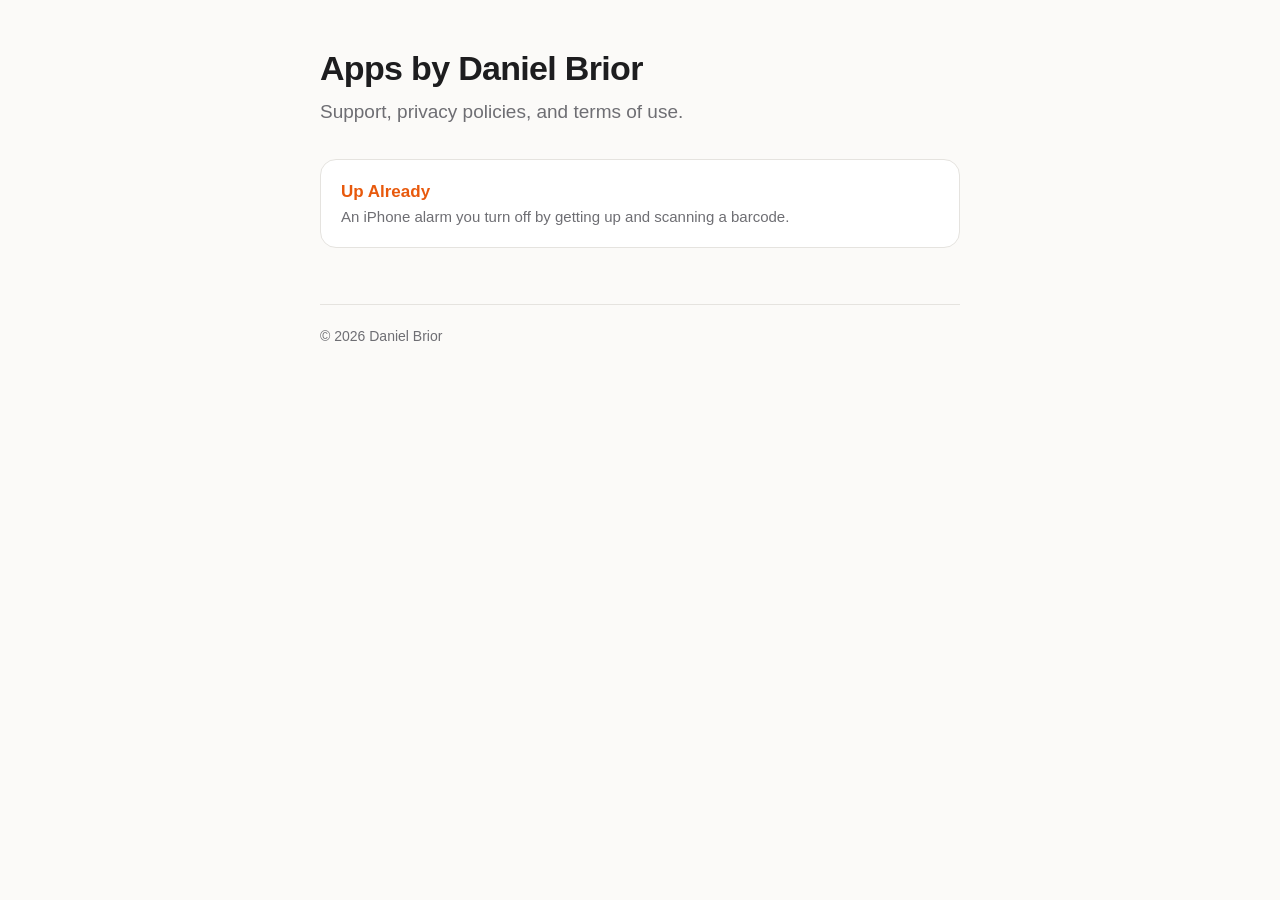
<file: index.html>
<!doctype html>
<html lang="en">
<head>
  <meta charset="utf-8">
  <meta name="viewport" content="width=device-width, initial-scale=1">
  <title>Apps by Daniel Brior</title>
  <meta name="description" content="Support, privacy policies, and terms for apps by Daniel Brior.">
  <link rel="stylesheet" href="style.css">
</head>
<body>
  <main>
    <h1>Apps by Daniel Brior</h1>
    <p class="subtitle">Support, privacy policies, and terms of use.</p>

    <ul class="app-list">
      <li>
        <a href="up-already/">Up Already</a>
        <span>An iPhone alarm you turn off by getting up and scanning a barcode.</span>
      </li>
    </ul>

    <footer>© 2026 Daniel Brior</footer>
  </main>
</body>
</html>
</file>
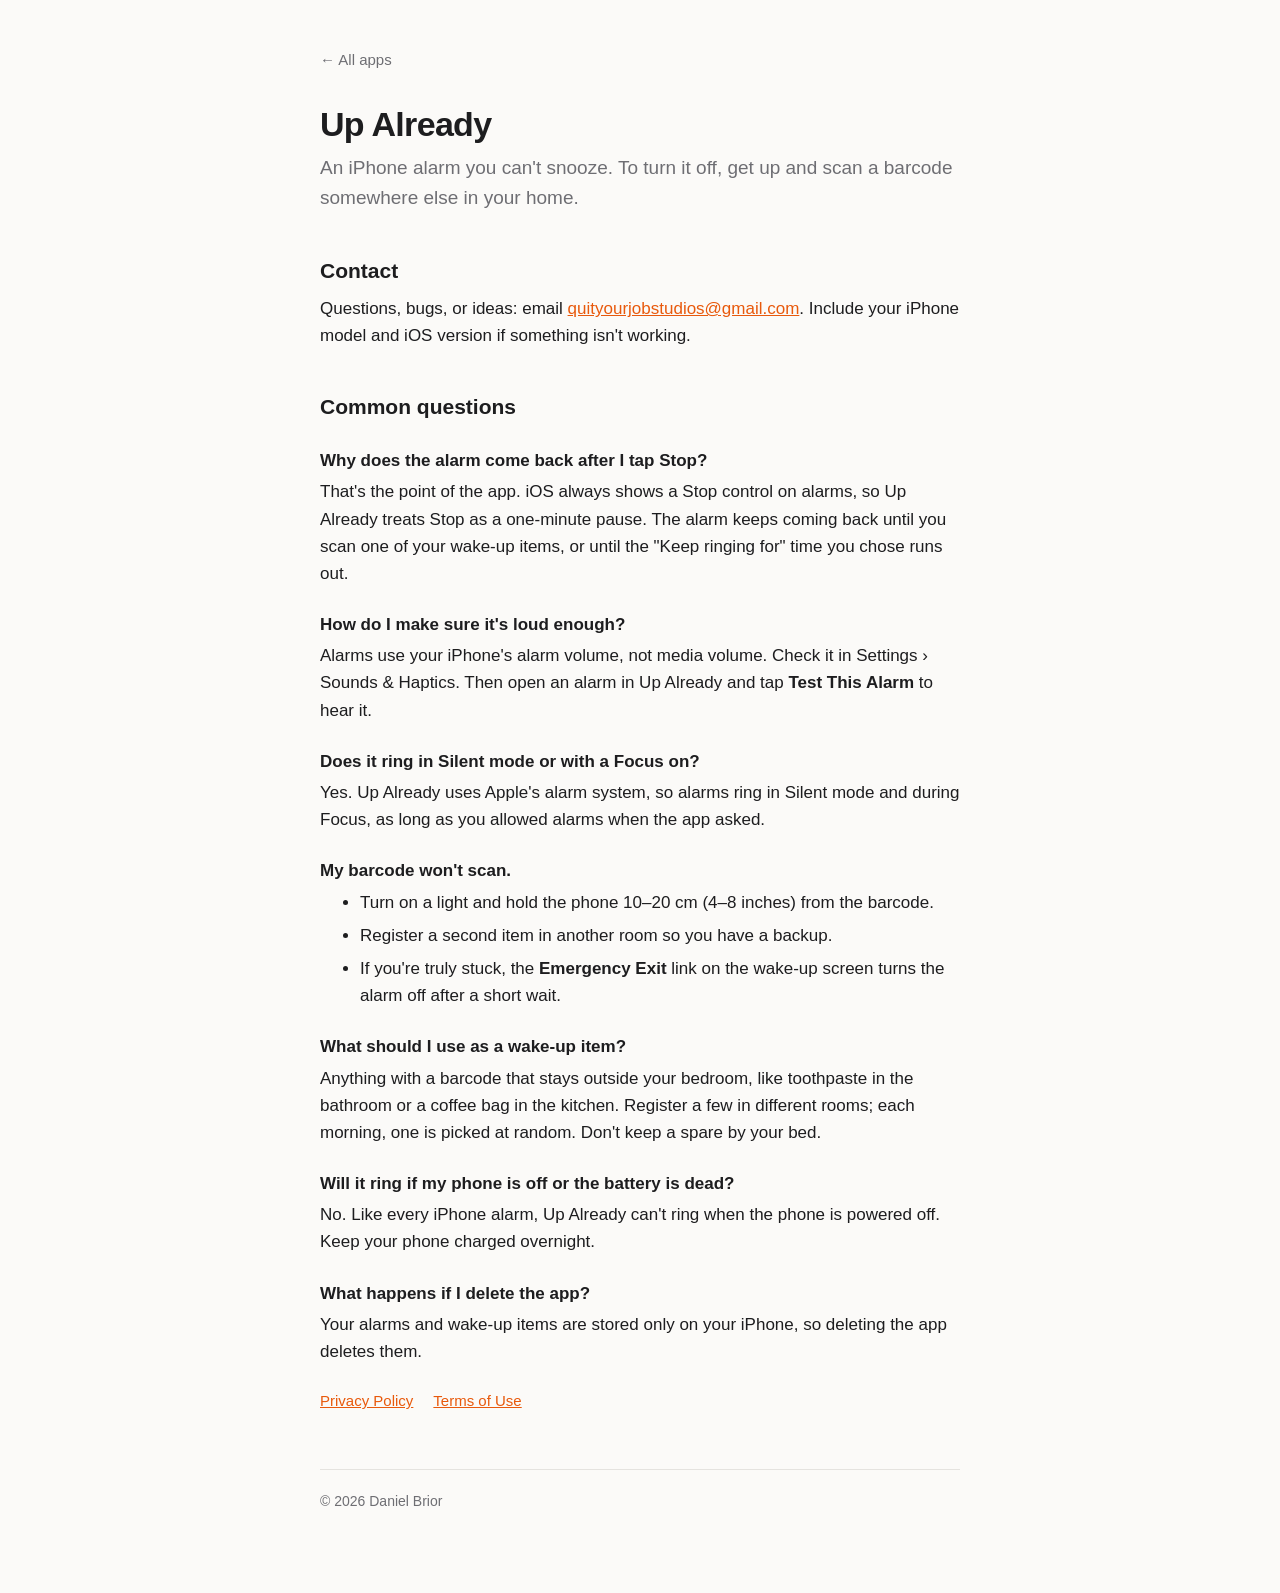
<file: up-already/index.html>
<!doctype html>
<html lang="en">
<head>
  <meta charset="utf-8">
  <meta name="viewport" content="width=device-width, initial-scale=1">
  <title>Up Already Support</title>
  <meta name="description" content="Help and contact information for Up Already, the iPhone alarm you turn off by scanning a barcode.">
  <link rel="stylesheet" href="../style.css">
</head>
<body>
  <main>
    <nav><a href="../">← All apps</a></nav>

    <h1>Up Already</h1>
    <p class="subtitle">An iPhone alarm you can't snooze. To turn it off, get up and scan a barcode somewhere else in your home.</p>

    <h2>Contact</h2>
    <p>Questions, bugs, or ideas: email <a href="mailto:quityourjobstudios@gmail.com?subject=Up%20Already">quityourjobstudios@gmail.com</a>. Include your iPhone model and iOS version if something isn't working.</p>

    <h2>Common questions</h2>

    <h3>Why does the alarm come back after I tap Stop?</h3>
    <p>That's the point of the app. iOS always shows a Stop control on alarms, so Up Already treats Stop as a one-minute pause. The alarm keeps coming back until you scan one of your wake-up items, or until the "Keep ringing for" time you chose runs out.</p>

    <h3>How do I make sure it's loud enough?</h3>
    <p>Alarms use your iPhone's alarm volume, not media volume. Check it in Settings › Sounds &amp; Haptics. Then open an alarm in Up Already and tap <strong>Test This Alarm</strong> to hear it.</p>

    <h3>Does it ring in Silent mode or with a Focus on?</h3>
    <p>Yes. Up Already uses Apple's alarm system, so alarms ring in Silent mode and during Focus, as long as you allowed alarms when the app asked.</p>

    <h3>My barcode won't scan.</h3>
    <ul>
      <li>Turn on a light and hold the phone 10–20 cm (4–8 inches) from the barcode.</li>
      <li>Register a second item in another room so you have a backup.</li>
      <li>If you're truly stuck, the <strong>Emergency Exit</strong> link on the wake-up screen turns the alarm off after a short wait.</li>
    </ul>

    <h3>What should I use as a wake-up item?</h3>
    <p>Anything with a barcode that stays outside your bedroom, like toothpaste in the bathroom or a coffee bag in the kitchen. Register a few in different rooms; each morning, one is picked at random. Don't keep a spare by your bed.</p>

    <h3>Will it ring if my phone is off or the battery is dead?</h3>
    <p>No. Like every iPhone alarm, Up Already can't ring when the phone is powered off. Keep your phone charged overnight.</p>

    <h3>What happens if I delete the app?</h3>
    <p>Your alarms and wake-up items are stored only on your iPhone, so deleting the app deletes them.</p>

    <div class="links">
      <a href="privacy/">Privacy Policy</a>
      <a href="terms/">Terms of Use</a>
    </div>

    <footer>© 2026 Daniel Brior</footer>
  </main>
</body>
</html>
</file>
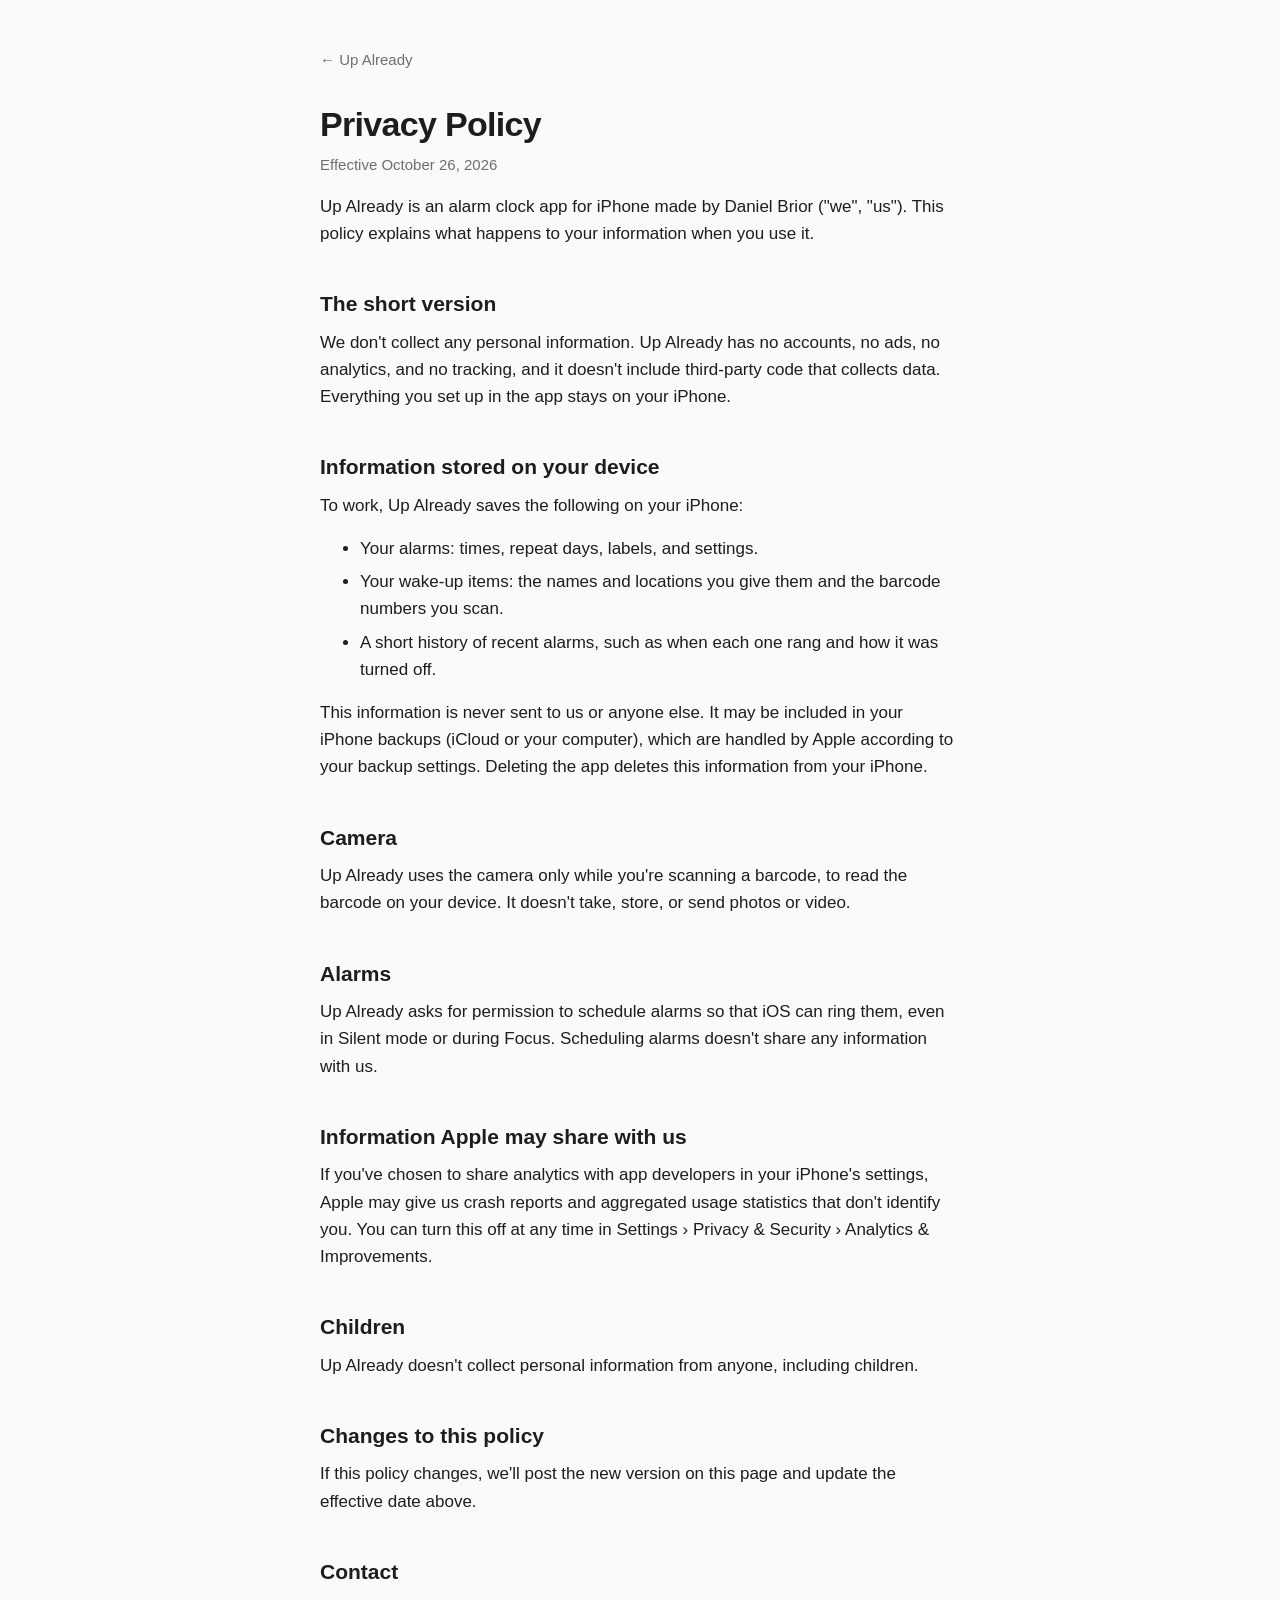
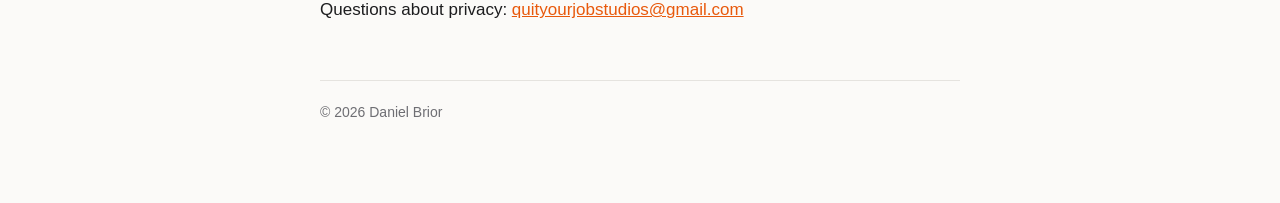
<file: up-already/privacy/index.html>
<!doctype html>
<html lang="en">
<head>
  <meta charset="utf-8">
  <meta name="viewport" content="width=device-width, initial-scale=1">
  <title>Up Already Privacy Policy</title>
  <meta name="description" content="Privacy policy for Up Already.">
  <link rel="stylesheet" href="../../style.css">
</head>
<body>
  <main>
    <nav><a href="../">← Up Already</a></nav>

    <h1>Privacy Policy</h1>
    <p class="updated">Effective October 26, 2026</p>

    <p>Up Already is an alarm clock app for iPhone made by Daniel Brior ("we", "us"). This policy explains what happens to your information when you use it.</p>

    <h2>The short version</h2>
    <p>We don't collect any personal information. Up Already has no accounts, no ads, no analytics, and no tracking, and it doesn't include third-party code that collects data. Everything you set up in the app stays on your iPhone.</p>

    <h2>Information stored on your device</h2>
    <p>To work, Up Already saves the following on your iPhone:</p>
    <ul>
      <li>Your alarms: times, repeat days, labels, and settings.</li>
      <li>Your wake-up items: the names and locations you give them and the barcode numbers you scan.</li>
      <li>A short history of recent alarms, such as when each one rang and how it was turned off.</li>
    </ul>
    <p>This information is never sent to us or anyone else. It may be included in your iPhone backups (iCloud or your computer), which are handled by Apple according to your backup settings. Deleting the app deletes this information from your iPhone.</p>

    <h2>Camera</h2>
    <p>Up Already uses the camera only while you're scanning a barcode, to read the barcode on your device. It doesn't take, store, or send photos or video.</p>

    <h2>Alarms</h2>
    <p>Up Already asks for permission to schedule alarms so that iOS can ring them, even in Silent mode or during Focus. Scheduling alarms doesn't share any information with us.</p>

    <h2>Information Apple may share with us</h2>
    <p>If you've chosen to share analytics with app developers in your iPhone's settings, Apple may give us crash reports and aggregated usage statistics that don't identify you. You can turn this off at any time in Settings › Privacy &amp; Security › Analytics &amp; Improvements.</p>

    <h2>Children</h2>
    <p>Up Already doesn't collect personal information from anyone, including children.</p>

    <h2>Changes to this policy</h2>
    <p>If this policy changes, we'll post the new version on this page and update the effective date above.</p>

    <h2>Contact</h2>
    <p>Questions about privacy: <a href="mailto:quityourjobstudios@gmail.com?subject=Up%20Already%20privacy">quityourjobstudios@gmail.com</a></p>

    <footer>© 2026 Daniel Brior</footer>
  </main>
</body>
</html>
</file>
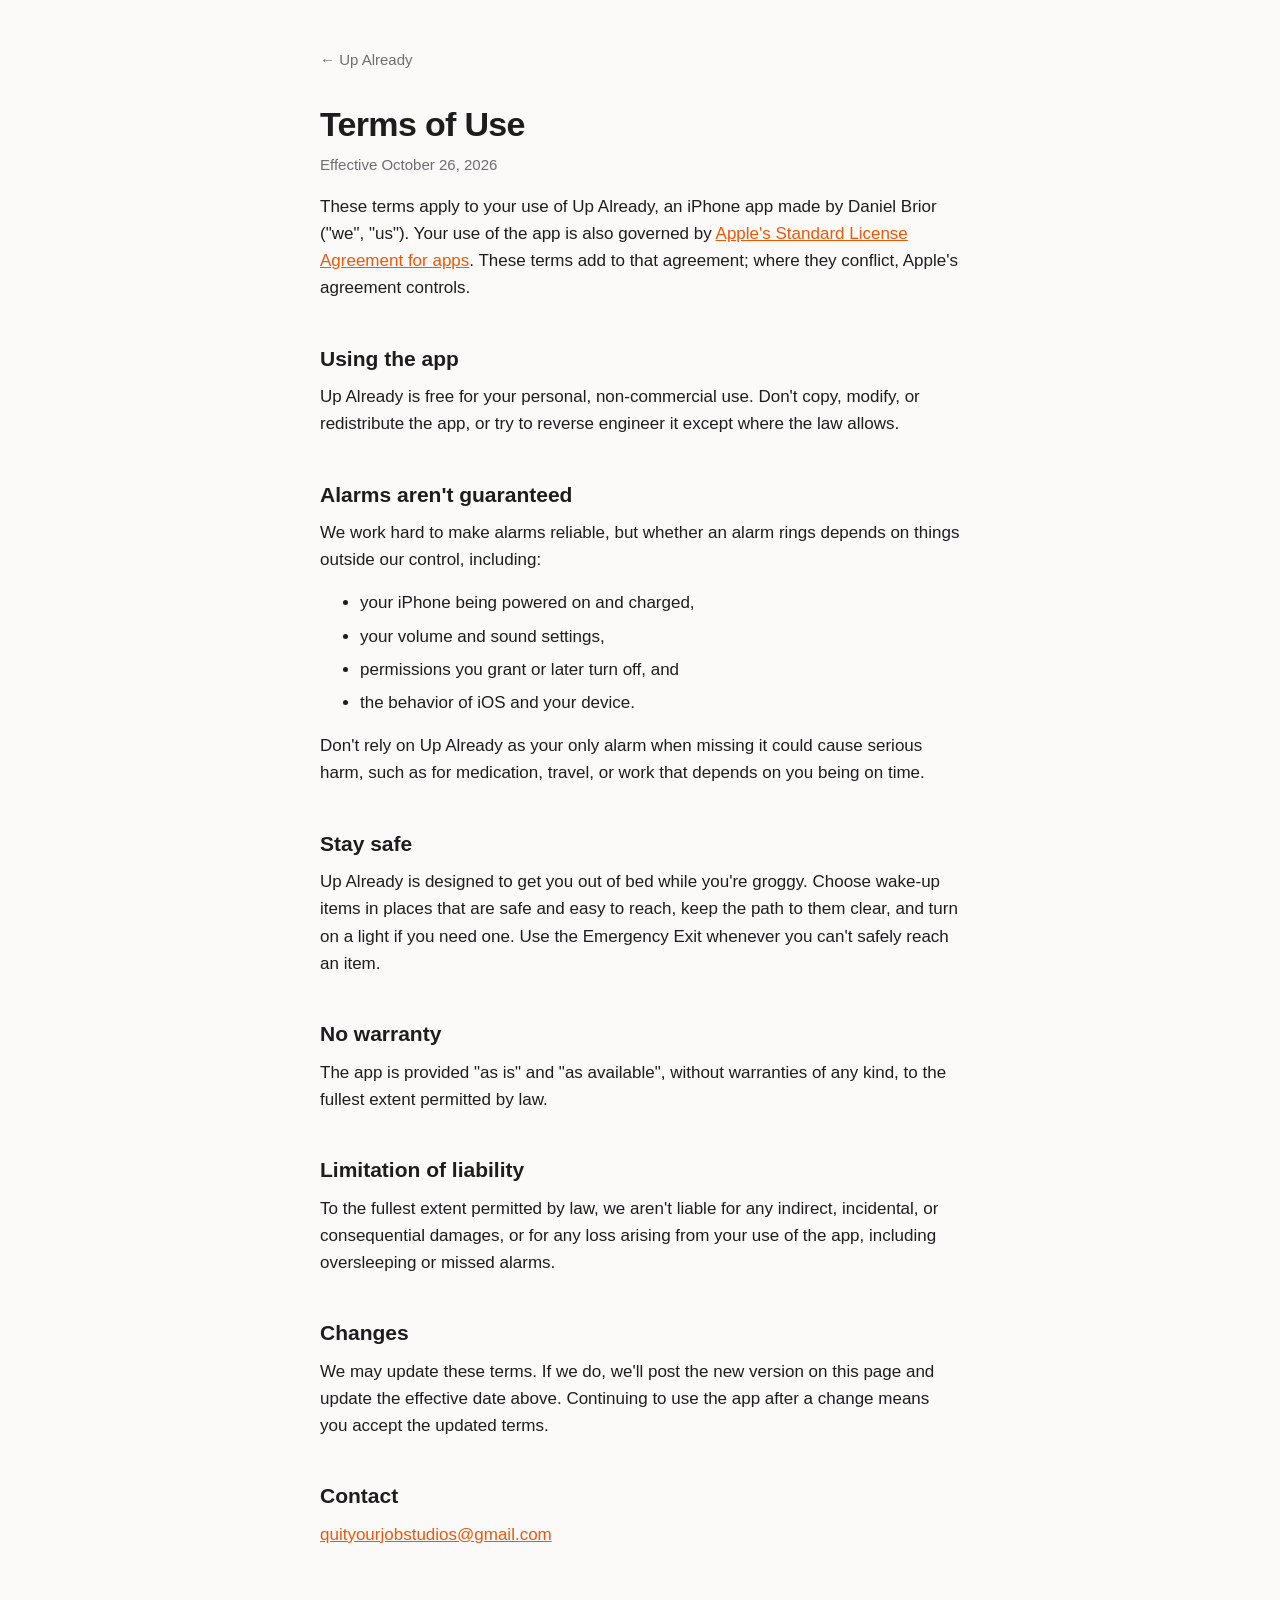
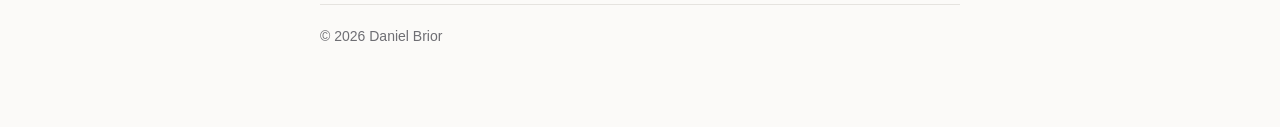
<file: up-already/terms/index.html>
<!doctype html>
<html lang="en">
<head>
  <meta charset="utf-8">
  <meta name="viewport" content="width=device-width, initial-scale=1">
  <title>Up Already Terms of Use</title>
  <meta name="description" content="Terms of use for Up Already.">
  <link rel="stylesheet" href="../../style.css">
</head>
<body>
  <main>
    <nav><a href="../">← Up Already</a></nav>

    <h1>Terms of Use</h1>
    <p class="updated">Effective October 26, 2026</p>

    <p>These terms apply to your use of Up Already, an iPhone app made by Daniel Brior ("we", "us"). Your use of the app is also governed by <a href="https://www.apple.com/legal/internet-services/itunes/dev/stdeula/">Apple's Standard License Agreement for apps</a>. These terms add to that agreement; where they conflict, Apple's agreement controls.</p>

    <h2>Using the app</h2>
    <p>Up Already is free for your personal, non-commercial use. Don't copy, modify, or redistribute the app, or try to reverse engineer it except where the law allows.</p>

    <h2>Alarms aren't guaranteed</h2>
    <p>We work hard to make alarms reliable, but whether an alarm rings depends on things outside our control, including:</p>
    <ul>
      <li>your iPhone being powered on and charged,</li>
      <li>your volume and sound settings,</li>
      <li>permissions you grant or later turn off, and</li>
      <li>the behavior of iOS and your device.</li>
    </ul>
    <p>Don't rely on Up Already as your only alarm when missing it could cause serious harm, such as for medication, travel, or work that depends on you being on time.</p>

    <h2>Stay safe</h2>
    <p>Up Already is designed to get you out of bed while you're groggy. Choose wake-up items in places that are safe and easy to reach, keep the path to them clear, and turn on a light if you need one. Use the Emergency Exit whenever you can't safely reach an item.</p>

    <h2>No warranty</h2>
    <p>The app is provided "as is" and "as available", without warranties of any kind, to the fullest extent permitted by law.</p>

    <h2>Limitation of liability</h2>
    <p>To the fullest extent permitted by law, we aren't liable for any indirect, incidental, or consequential damages, or for any loss arising from your use of the app, including oversleeping or missed alarms.</p>

    <h2>Changes</h2>
    <p>We may update these terms. If we do, we'll post the new version on this page and update the effective date above. Continuing to use the app after a change means you accept the updated terms.</p>

    <h2>Contact</h2>
    <p><a href="mailto:quityourjobstudios@gmail.com?subject=Up%20Already%20terms">quityourjobstudios@gmail.com</a></p>

    <footer>© 2026 Daniel Brior</footer>
  </main>
</body>
</html>
</file>
<file: style.css>
:root {
  --bg: #fbfaf8;
  --text: #1d1d1f;
  --muted: #6e6e73;
  --line: #e5e3df;
  --accent: #e8590c;
  --card: #ffffff;
}

@media (prefers-color-scheme: dark) {
  :root {
    --bg: #111111;
    --text: #f5f5f7;
    --muted: #a1a1a6;
    --line: #2c2c2e;
    --accent: #ff8a3d;
    --card: #1c1c1e;
  }
}

* { box-sizing: border-box; }

body {
  margin: 0;
  background: var(--bg);
  color: var(--text);
  font: 17px/1.6 -apple-system, BlinkMacSystemFont, "SF Pro Text", "Helvetica Neue", Arial, sans-serif;
  -webkit-text-size-adjust: 100%;
}

main {
  max-width: 680px;
  margin: 0 auto;
  padding: 48px 20px 80px;
}

nav { margin-bottom: 32px; font-size: 15px; }
nav a { color: var(--muted); text-decoration: none; }
nav a:hover { color: var(--accent); }

h1 { font-size: 34px; line-height: 1.2; margin: 0 0 8px; letter-spacing: -0.02em; }
h2 { font-size: 21px; margin: 40px 0 8px; }
h3 { font-size: 17px; margin: 24px 0 4px; }
p, ul { margin: 0 0 16px; }
li { margin-bottom: 6px; }
a { color: var(--accent); }

.subtitle { color: var(--muted); font-size: 19px; margin-bottom: 32px; }
.updated { color: var(--muted); font-size: 15px; }

.app-list { list-style: none; padding: 0; margin: 24px 0 0; }
.app-list li {
  background: var(--card);
  border: 1px solid var(--line);
  border-radius: 16px;
  padding: 18px 20px;
  margin-bottom: 12px;
}
.app-list a { font-weight: 600; text-decoration: none; }
.app-list span { display: block; color: var(--muted); font-size: 15px; }

.links { display: flex; flex-wrap: wrap; gap: 8px 20px; margin: 24px 0 0; font-size: 15px; }

footer {
  margin-top: 56px;
  padding-top: 20px;
  border-top: 1px solid var(--line);
  color: var(--muted);
  font-size: 14px;
}
</file>
